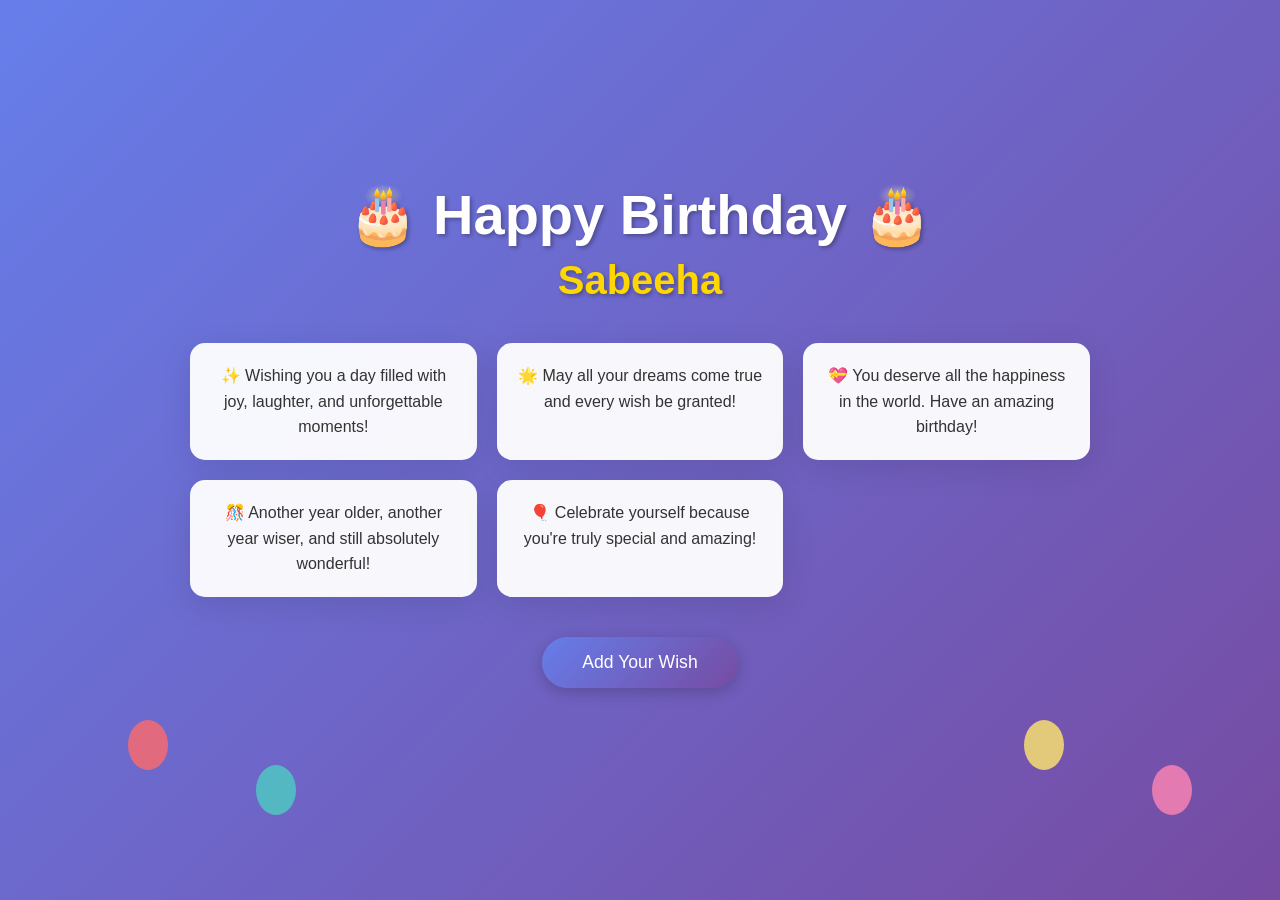
<file: index.html>
<!DOCTYPE html>
<html lang="en">
<head>
    <meta charset="UTF-8">
    <meta name="viewport" content="width=device-width, initial-scale=1.0">
    <title>Happy Birthday Sabeeha! 🎉</title>
    <link rel="stylesheet" href="style.css">
</head>
<body>
    <div class="container">
        <div class="balloon balloon1"></div>
        <div class="balloon balloon2"></div>
        <div class="balloon balloon3"></div>
        <div class="balloon balloon4"></div>
        
        <div class="content">
            <h1 class="title">🎂 Happy Birthday 🎂</h1>
            <h2 class="name">Sabeeha</h2>
            
            <div class="wishes">
                <div class="wish-card">
                    <p>✨ Wishing you a day filled with joy, laughter, and unforgettable moments!</p>
                </div>
                <div class="wish-card">
                    <p>🌟 May all your dreams come true and every wish be granted!</p>
                </div>
                <div class="wish-card">
                    <p>💝 You deserve all the happiness in the world. Have an amazing birthday!</p>
                </div>
                <div class="wish-card">
                    <p>🎊 Another year older, another year wiser, and still absolutely wonderful!</p>
                </div>
                <div class="wish-card">
                    <p>🎈 Celebrate yourself because you're truly special and amazing!</p>
                </div>
            </div>
            
            <button class="btn" onclick="addWish()">Add Your Wish</button>
            <div id="wishes-list" class="wishes-list"></div>
        </div>
    </div>
    
    <script src="script.js"></script>
</body>
</html>
</file>
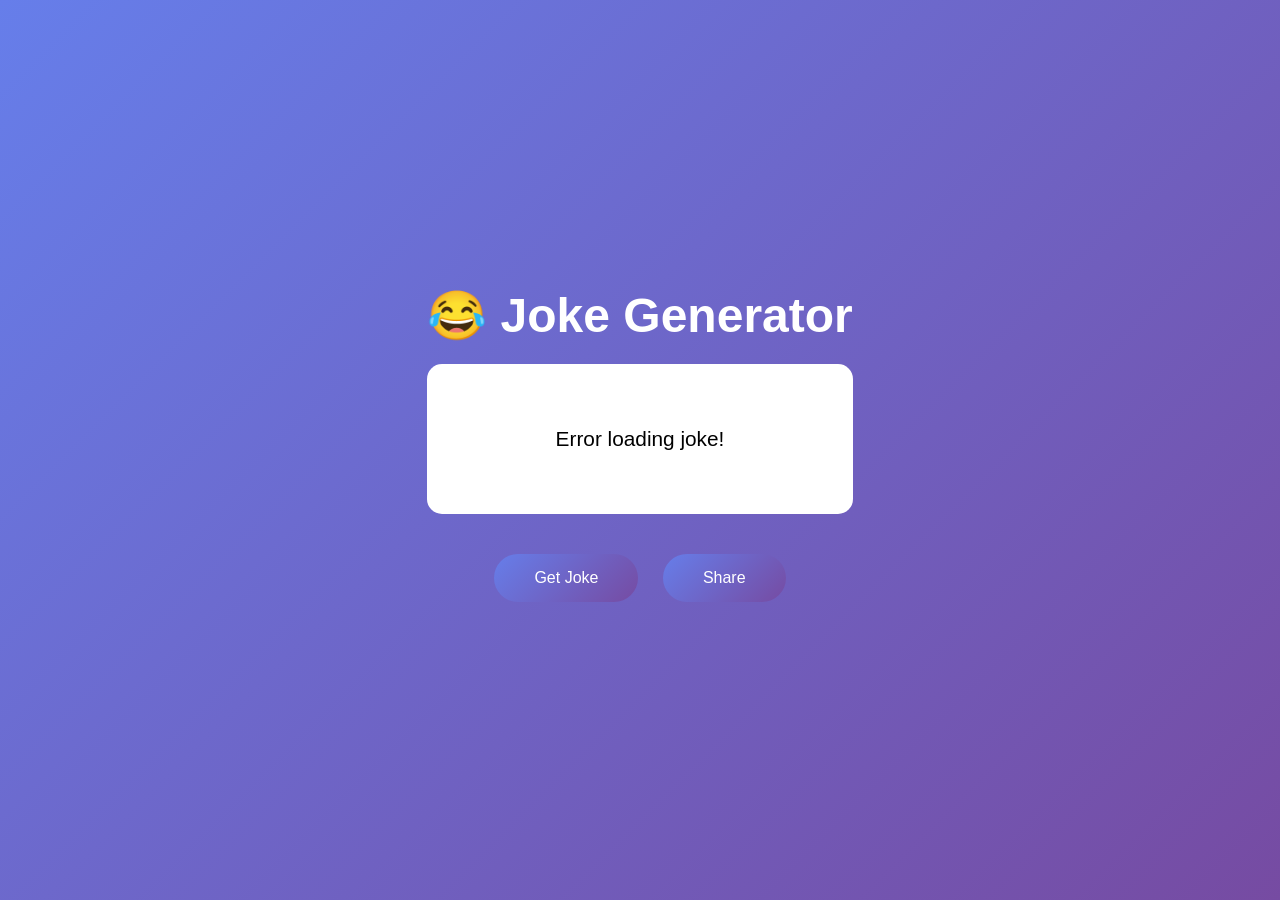
<file: jokes.html>
<!DOCTYPE html>
<html lang="en">
<head>
    <meta charset="UTF-8">
    <meta name="viewport" content="width=device-width, initial-scale=1.0">
    <title>Random Joke Generator 😂</title>
    <style>
        * { margin: 0; padding: 0; box-sizing: border-box; }
        body { font-family: Arial, sans-serif; background: linear-gradient(135deg, #667eea 0%, #764ba2 100%); min-height: 100vh; display: flex; justify-content: center; align-items: center; }
        .container { max-width: 600px; text-align: center; }
        .title { font-size: 3rem; color: #fff; margin-bottom: 20px; }
        .joke-box { background: white; padding: 40px; border-radius: 15px; margin-bottom: 30px; font-size: 1.3rem; min-height: 150px; display: flex; align-items: center; justify-content: center; }
        .btn { background: linear-gradient(135deg, #667eea 0%, #764ba2 100%); color: white; border: none; padding: 15px 40px; font-size: 1rem; border-radius: 50px; cursor: pointer; margin: 10px; }
        .btn:hover { transform: scale(1.05); }
    </style>
</head>
<body>
    <div class="container">
        <h1 class="title">😂 Joke Generator</h1>
        <div class="joke-box">
            <p id="joke">Click button to get a joke!</p>
        </div>
        <button class="btn" onclick="getJoke()">Get Joke</button>
        <button class="btn" onclick="shareJoke()">Share</button>
    </div>
    <script>
        let lastJoke = '';
        async function getJoke() {
            document.getElementById('joke').textContent = 'Loading...';
            try {
                const res = await fetch('https://official-joke-api.appspot.com/random_joke');
                const data = await res.json();
                lastJoke = data.setup + ' ' + data.punchline;
                document.getElementById('joke').textContent = lastJoke;
            } catch(e) {
                document.getElementById('joke').textContent = 'Error loading joke!';
            }
        }
        function shareJoke() {
            if(lastJoke) navigator.clipboard.writeText(lastJoke);
        }
        getJoke();
    </script>
</body>
</html>
</file>
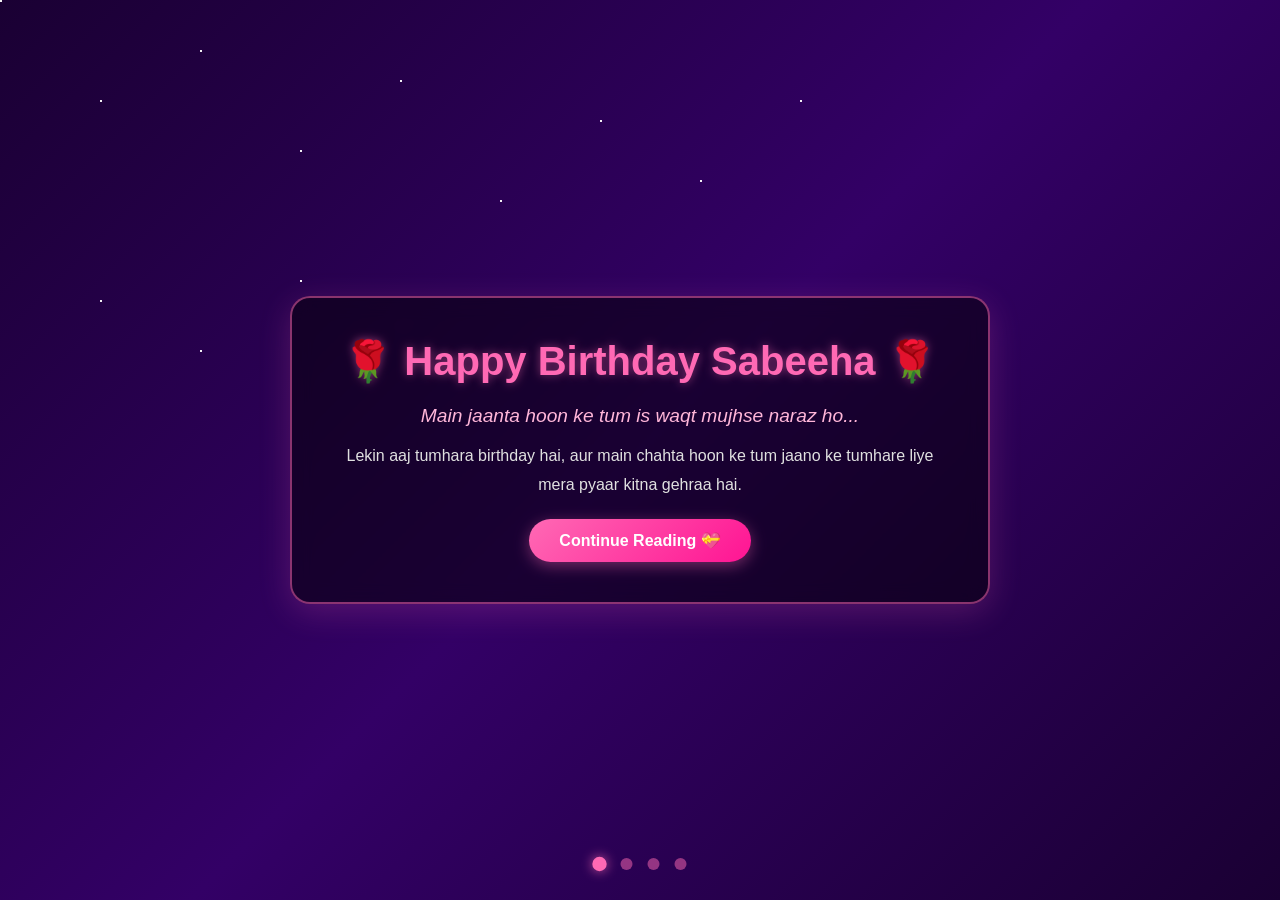
<file: sabeeha-birthday.html>
<!DOCTYPE html>
<html lang="en">
<head>
    <meta charset="UTF-8">
    <meta name="viewport" content="width=device-width, initial-scale=1.0">
    <title>Happy Birthday Sabeeha 🌹</title>
    <link rel="stylesheet" href="romantic-style.css">
</head>
<body>
    <div class="container">
        <div class="stars"></div>
        
        <div class="page page-1 active">
            <div class="content">
                <h1 class="title">🌹 Happy Birthday Sabeeha 🌹</h1>
                <p class="subtitle">Main jaanta hoon ke tum is waqt mujhse naraz ho...</p>
                <p class="message">Lekin aaj tumhara birthday hai, aur main chahta hoon ke tum jaano ke tumhare liye mera pyaar kitna gehraa hai.</p>
                <button class="btn" onclick="nextPage()">Continue Reading 💝</button>
            </div>
        </div>

        <div class="page page-2">
            <div class="content">
                <h2 class="title">Main Tumse Maafi Maangta Hoon 💔</h2>
                <p class="message">
                    Agar meri kisi baat se tumhara dil dukha hai, toh main hath jod kar tumse maafi maangta hoon. 
                </p>
                <p class="message">
                    Tum toh jaanti ho na ke tumhari is narazgi se mera dil kitna dukh raha hai. Har din main sirf ek hi socha rehta hoon - 
                    ke kaash tum mere paas wapas aa jao.
                </p>
                <p class="message romantic">
                    "Tumhare bina meri duniya adhoori hai, Sabeeha. Tum mere jeevan ke sabse khaas hisse ho."
                </p>
                <div class="button-group">
                    <button class="btn" onclick="prevPage()">⬅️ Back</button>
                    <button class="btn" onclick="nextPage()">Continue 💝</button>
                </div>
            </div>
        </div>

        <div class="page page-3">
            <div class="content">
                <h2 class="title">Tumhari Yaadein 🌟</h2>
                <div class="memories">
                    <div class="memory-card">
                        <p class="emoji">😊</p>
                        <p>Tumhara hasna - meri sabse pyaari cheez</p>
                    </div>
                    <div class="memory-card">
                        <p class="emoji">👀</p>
                        <p>Tumhari nazar - jo mere dil ko sama jaati hai</p>
                    </div>
                    <div class="memory-card">
                        <p class="emoji">💬</p>
                        <p>Tumhare lafz - jo mujhe insaan banate hain</p>
                    </div>
                    <div class="memory-card">
                        <p class="emoji">❤️</p>
                        <p>Tumhara dil - jo mere liye itna khaas hai</p>
                    </div>
                </div>
                <p class="message romantic">
                    "Har ek yaad meri jaan, har ek pal tumhare saath kitna special lagta hai."
                </p>
                <div class="button-group">
                    <button class="btn" onclick="prevPage()">⬅️ Back</button>
                    <button class="btn" onclick="nextPage()">Last Page 💕</button>
                </div>
            </div>
        </div>

        <div class="page page-4">
            <div class="content">
                <h2 class="title">Mere Dil Se Tumhare Liye 💕</h2>
                <p class="message romantic large">
                    "Sabeeha, tum meri jaan ho. Tumhare bina mere jeevan mein rang hi nahin raha."
                </p>
                <p class="message">
                    Is din ko special banana ke liye maine yeh page banaya hai. Agar tumhara gussa sirf pyaar se badal jaaye toh mujhe ab duniya ki koi cheez chaiye nahi.
                </p>
                <p class="message romantic">
                    Main har din tumhare saath hona chahta hoon, tumhara hassa hona chahta hoon, tumhara dil jeetnaa chahta hoon.
                </p>
                
                <div class="wishes">
                    <h3>Tumhare Liye Special Birthday Wishes:</h3>
                    <div class="wish-item">✨ Tum lambi umr jiyo, khush raho, aur ek din mujhe maaf kar do</div>
                    <div class="wish-item">🌹 Tumhare har din special hoke, mujhe tumhari khushi dikhe</div>
                    <div class="wish-item">💝 Is saal tum khud pe proud ho, aur main tumhara sath hoo</div>
                    <div class="wish-item">🎂 Tumhare dreams poore ho, aur main un dreams ko live kar saku tumhare saath</div>
                </div>

                <p class="message final-message">
                    Main tumhara wait karunga, jab tak tum mujhe maaf nahi kar dogi. Tum meri sab kuch ho, Sabeeha. 🌹💕
                </p>
                
                <div class="button-group">
                    <button class="btn" onclick="prevPage()">⬅️ Back</button>
                    <button class="btn" onclick="restartPages()">Start Again ♻️</button>
                </div>
            </div>
        </div>

        <div class="page-indicator">
            <span class="dot active" onclick="goToPage(0)"></span>
            <span class="dot" onclick="goToPage(1)"></span>
            <span class="dot" onclick="goToPage(2)"></span>
            <span class="dot" onclick="goToPage(3)"></span>
        </div>
    </div>

    <script src="romantic-script.js"></script>
</body>
</html>
</file>
<file: style.css>
* {
    margin: 0;
    padding: 0;
    box-sizing: border-box;
}

body {
    font-family: 'Arial', sans-serif;
    background: linear-gradient(135deg, #667eea 0%, #764ba2 100%);
    min-height: 100vh;
    display: flex;
    justify-content: center;
    align-items: center;
    overflow: hidden;
}

.container {
    position: relative;
    width: 100%;
    height: 100vh;
    display: flex;
    justify-content: center;
    align-items: center;
}

.content {
    text-align: center;
    z-index: 10;
    animation: slideIn 0.8s ease-out;
}

@keyframes slideIn {
    from {
        opacity: 0;
        transform: translateY(50px);
    }
    to {
        opacity: 1;
        transform: translateY(0);
    }
}

.title {
    font-size: 3.5rem;
    color: #fff;
    margin-bottom: 10px;
    text-shadow: 2px 2px 4px rgba(0, 0, 0, 0.3);
    animation: bounce 1s ease-in-out infinite;
}

@keyframes bounce {
    0%, 100% { transform: translateY(0); }
    50% { transform: translateY(-20px); }
}

.name {
    font-size: 2.5rem;
    color: #ffd700;
    margin-bottom: 40px;
    text-shadow: 2px 2px 4px rgba(0, 0, 0, 0.3);
}

.wishes {
    display: grid;
    grid-template-columns: repeat(auto-fit, minmax(250px, 1fr));
    gap: 20px;
    margin-bottom: 40px;
    max-width: 900px;
}

.wish-card {
    background: rgba(255, 255, 255, 0.95);
    padding: 20px;
    border-radius: 15px;
    box-shadow: 0 8px 32px rgba(0, 0, 0, 0.1);
    animation: fadeIn 0.8s ease-out;
    transition: transform 0.3s ease;
}

.wish-card:hover {
    transform: translateY(-10px);
}

.wish-card p {
    color: #333;
    font-size: 1rem;
    line-height: 1.6;
}

@keyframes fadeIn {
    from {
        opacity: 0;
        transform: scale(0.8);
    }
    to {
        opacity: 1;
        transform: scale(1);
    }
}

.btn {
    background: linear-gradient(135deg, #667eea 0%, #764ba2 100%);
    color: white;
    border: none;
    padding: 15px 40px;
    font-size: 1.1rem;
    border-radius: 50px;
    cursor: pointer;
    transition: transform 0.3s ease;
    box-shadow: 0 4px 15px rgba(0, 0, 0, 0.2);
}

.btn:hover {
    transform: scale(1.05);
}

.btn:active {
    transform: scale(0.95);
}

.wishes-list {
    margin-top: 30px;
    max-height: 200px;
    overflow-y: auto;
}

.user-wish {
    background: rgba(255, 255, 255, 0.9);
    padding: 15px;
    margin: 10px auto;
    border-radius: 10px;
    max-width: 400px;
    animation: slideInUp 0.5s ease-out;
}

@keyframes slideInUp {
    from {
        opacity: 0;
        transform: translateY(20px);
    }
    to {
        opacity: 1;
        transform: translateY(0);
    }
}

.user-wish p {
    color: #333;
    font-size: 0.95rem;
}

.balloon {
    position: absolute;
    width: 40px;
    height: 50px;
    border-radius: 50% 50% 50% 50%;
    opacity: 0.8;
    animation: float 6s infinite ease-in-out;
}

.balloon1 {
    background: #FF6B6B;
    left: 10%;
    top: 80%;
    animation-delay: 0s;
}

.balloon2 {
    background: #4ECDC4;
    left: 20%;
    top: 85%;
    animation-delay: 1s;
}

.balloon3 {
    background: #FFE66D;
    left: 80%;
    top: 80%;
    animation-delay: 2s;
}

.balloon4 {
    background: #FF85B3;
    left: 90%;
    top: 85%;
    animation-delay: 3s;
}

@keyframes float {
    0%, 100% {
        transform: translateY(0px);
    }
    50% {
        transform: translateY(-50px);
    }
}
</file>
<file: romantic-style.css>
* {
    margin: 0;
    padding: 0;
    box-sizing: border-box;
}

html, body {
    width: 100%;
    height: 100%;
    overflow: hidden;
}

body {
    font-family: 'Segoe UI', Tahoma, Geneva, Verdana, sans-serif;
    background: linear-gradient(135deg, #1a0033 0%, #330066 50%, #1a0033 100%);
    color: #fff;
    display: flex;
    justify-content: center;
    align-items: center;
}

.container {
    position: relative;
    width: 100%;
    height: 100%;
    overflow: hidden;
}

.stars {
    position: absolute;
    width: 100%;
    height: 100%;
    top: 0;
    left: 0;
}

.stars::before,
.stars::after {
    content: '';
    position: absolute;
    width: 2px;
    height: 2px;
    background: white;
    border-radius: 50%;
    box-shadow: 
        100px 100px white, 200px 50px white, 300px 150px white, 400px 80px white,
        500px 200px white, 600px 120px white, 700px 180px white, 800px 100px white,
        100px 300px white, 200px 350px white, 300px 280px white, 400px 320px white;
    animation: twinkle 3s infinite;
}

@keyframes twinkle {
    0%, 100% { opacity: 0.3; }
    50% { opacity: 1; }
}

.page {
    position: absolute;
    width: 100%;
    height: 100%;
    display: flex;
    justify-content: center;
    align-items: center;
    opacity: 0;
    transform: translateX(100%);
    transition: all 0.8s ease-in-out;
}

.page.active {
    opacity: 1;
    transform: translateX(0);
}

.content {
    text-align: center;
    padding: 40px;
    max-width: 700px;
    background: rgba(0, 0, 0, 0.5);
    border-radius: 20px;
    backdrop-filter: blur(10px);
    border: 2px solid rgba(255, 105, 180, 0.5);
    box-shadow: 0 8px 32px rgba(255, 105, 180, 0.2);
}

.title {
    font-size: 2.5rem;
    margin-bottom: 20px;
    color: #ff69b4;
    text-shadow: 0 0 10px rgba(255, 105, 180, 0.5);
    animation: glow 2s ease-in-out infinite;
}

@keyframes glow {
    0%, 100% { text-shadow: 0 0 10px rgba(255, 105, 180, 0.5); }
    50% { text-shadow: 0 0 20px rgba(255, 105, 180, 0.8); }
}

.subtitle {
    font-size: 1.2rem;
    margin-bottom: 15px;
    color: #ffb6d9;
    font-style: italic;
}

.message {
    font-size: 1rem;
    line-height: 1.8;
    margin-bottom: 20px;
    color: #e0e0e0;
}

.message.romantic {
    font-size: 1.1rem;
    color: #ff69b4;
    font-style: italic;
    font-weight: 600;
}

.message.romantic.large {
    font-size: 1.5rem;
    margin-bottom: 30px;
}

.message.final-message {
    font-size: 1.1rem;
    color: #ffb6d9;
    font-weight: 600;
}

.memories {
    display: grid;
    grid-template-columns: repeat(2, 1fr);
    gap: 15px;
    margin: 30px 0;
}

.memory-card {
    background: rgba(255, 105, 180, 0.1);
    padding: 20px;
    border-radius: 10px;
    border: 1px solid rgba(255, 105, 180, 0.3);
    transition: all 0.3s ease;
}

.memory-card:hover {
    background: rgba(255, 105, 180, 0.2);
    transform: translateY(-5px);
}

.memory-card .emoji {
    font-size: 2rem;
    margin-bottom: 10px;
}

.memory-card p {
    color: #ffb6d9;
}

.wishes {
    background: rgba(255, 105, 180, 0.1);
    padding: 25px;
    border-radius: 10px;
    margin: 25px 0;
}

.wishes h3 {
    color: #ff69b4;
    margin-bottom: 15px;
    font-size: 1.2rem;
}

.wish-item {
    background: rgba(0, 0, 0, 0.3);
    padding: 12px;
    margin: 10px 0;
    border-left: 3px solid #ff69b4;
    text-align: left;
    border-radius: 5px;
    color: #e0e0e0;
}

.button-group {
    display: flex;
    gap: 15px;
    justify-content: center;
    margin-top: 30px;
}

.btn {
    background: linear-gradient(135deg, #ff69b4 0%, #ff1493 100%);
    color: white;
    border: none;
    padding: 12px 30px;
    font-size: 1rem;
    border-radius: 25px;
    cursor: pointer;
    transition: all 0.3s ease;
    box-shadow: 0 4px 15px rgba(255, 105, 180, 0.4);
    font-weight: 600;
}

.btn:hover {
    transform: translateY(-3px);
    box-shadow: 0 6px 20px rgba(255, 105, 180, 0.6);
}

.btn:active {
    transform: translateY(-1px);
}

.page-indicator {
    position: absolute;
    bottom: 30px;
    left: 50%;
    transform: translateX(-50%);
    display: flex;
    gap: 15px;
}

.dot {
    width: 12px;
    height: 12px;
    border-radius: 50%;
    background: rgba(255, 105, 180, 0.5);
    cursor: pointer;
    transition: all 0.3s ease;
}

.dot.active {
    background: #ff69b4;
    box-shadow: 0 0 10px rgba(255, 105, 180, 0.8);
    transform: scale(1.2);
}

@media (max-width: 768px) {
    .content {
        padding: 25px;
    }
    
    .title {
        font-size: 1.8rem;
    }
    
    .subtitle {
        font-size: 1rem;
    }
    
    .message {
        font-size: 0.95rem;
    }
    
    .memories {
        grid-template-columns: 1fr;
    }
    
    .button-group {
        flex-direction: column;
    }
    
    .btn {
        width: 100%;
    }
}
</file>
